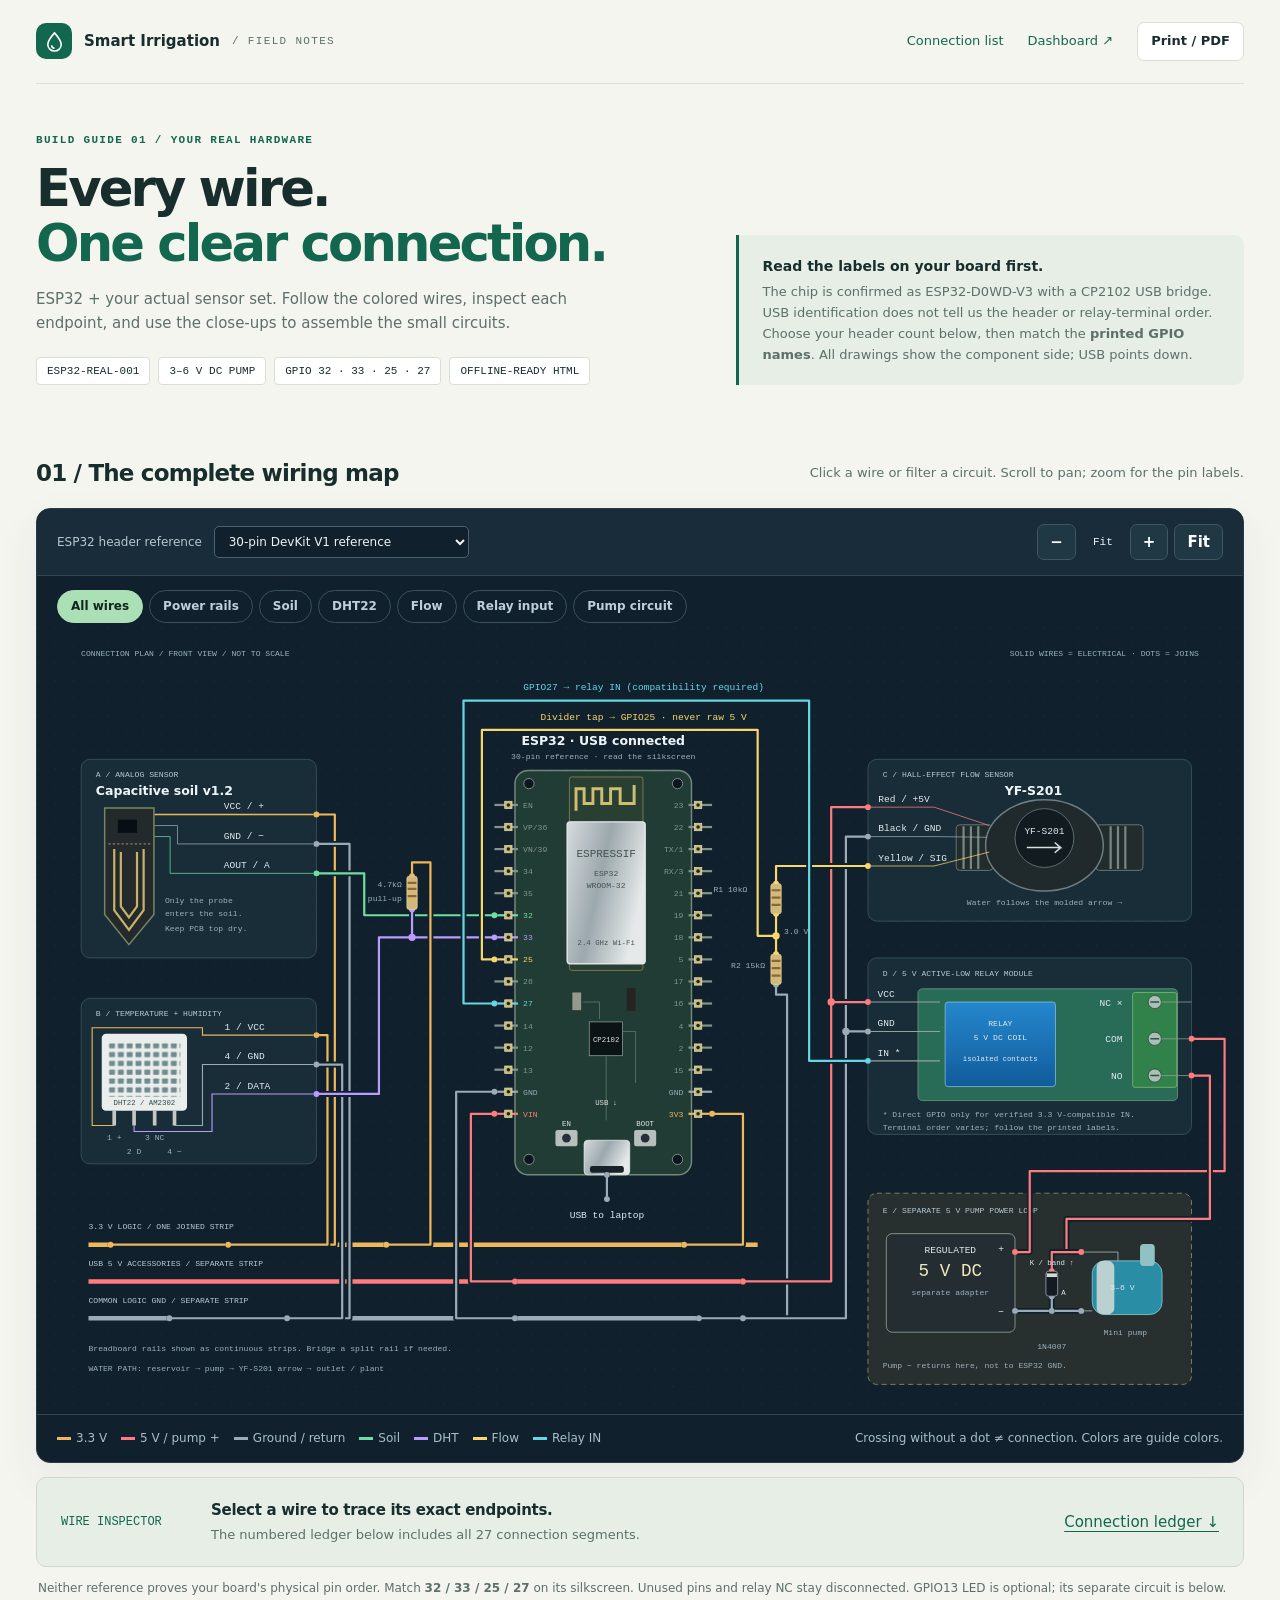
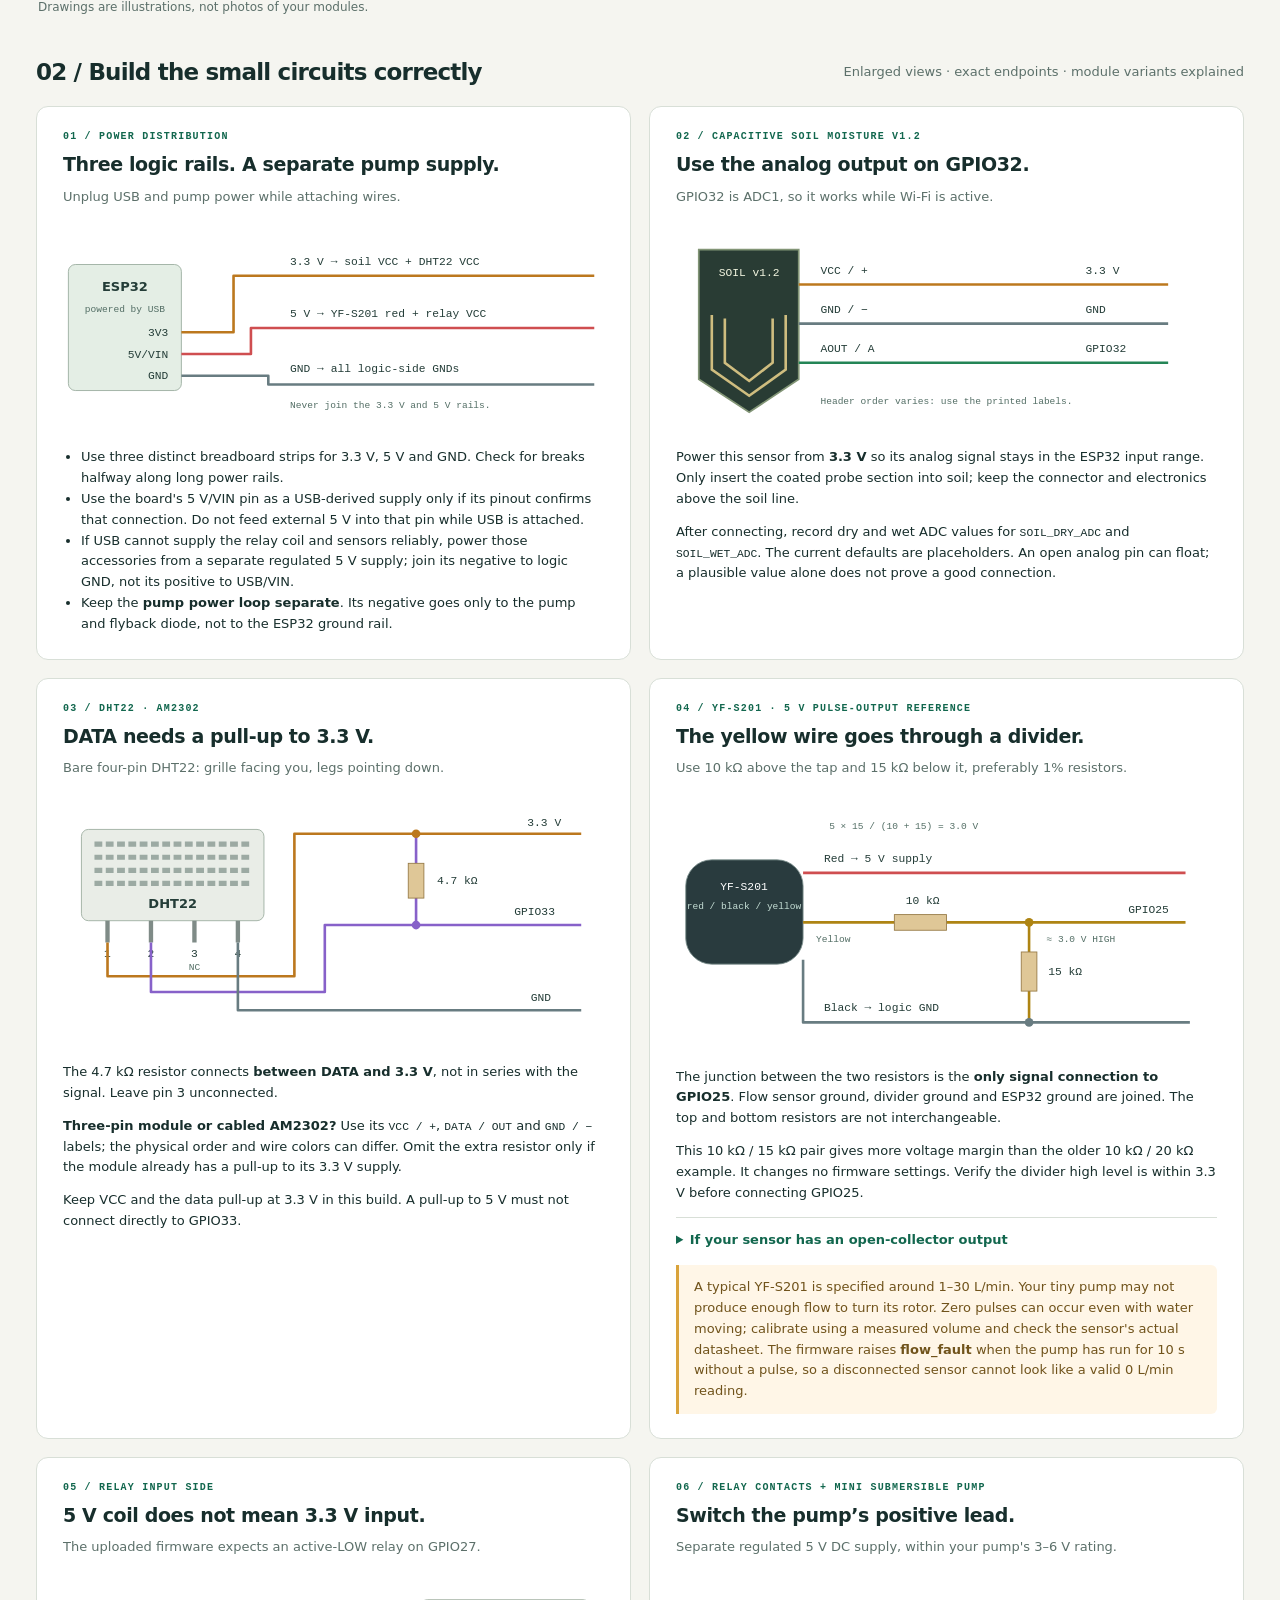
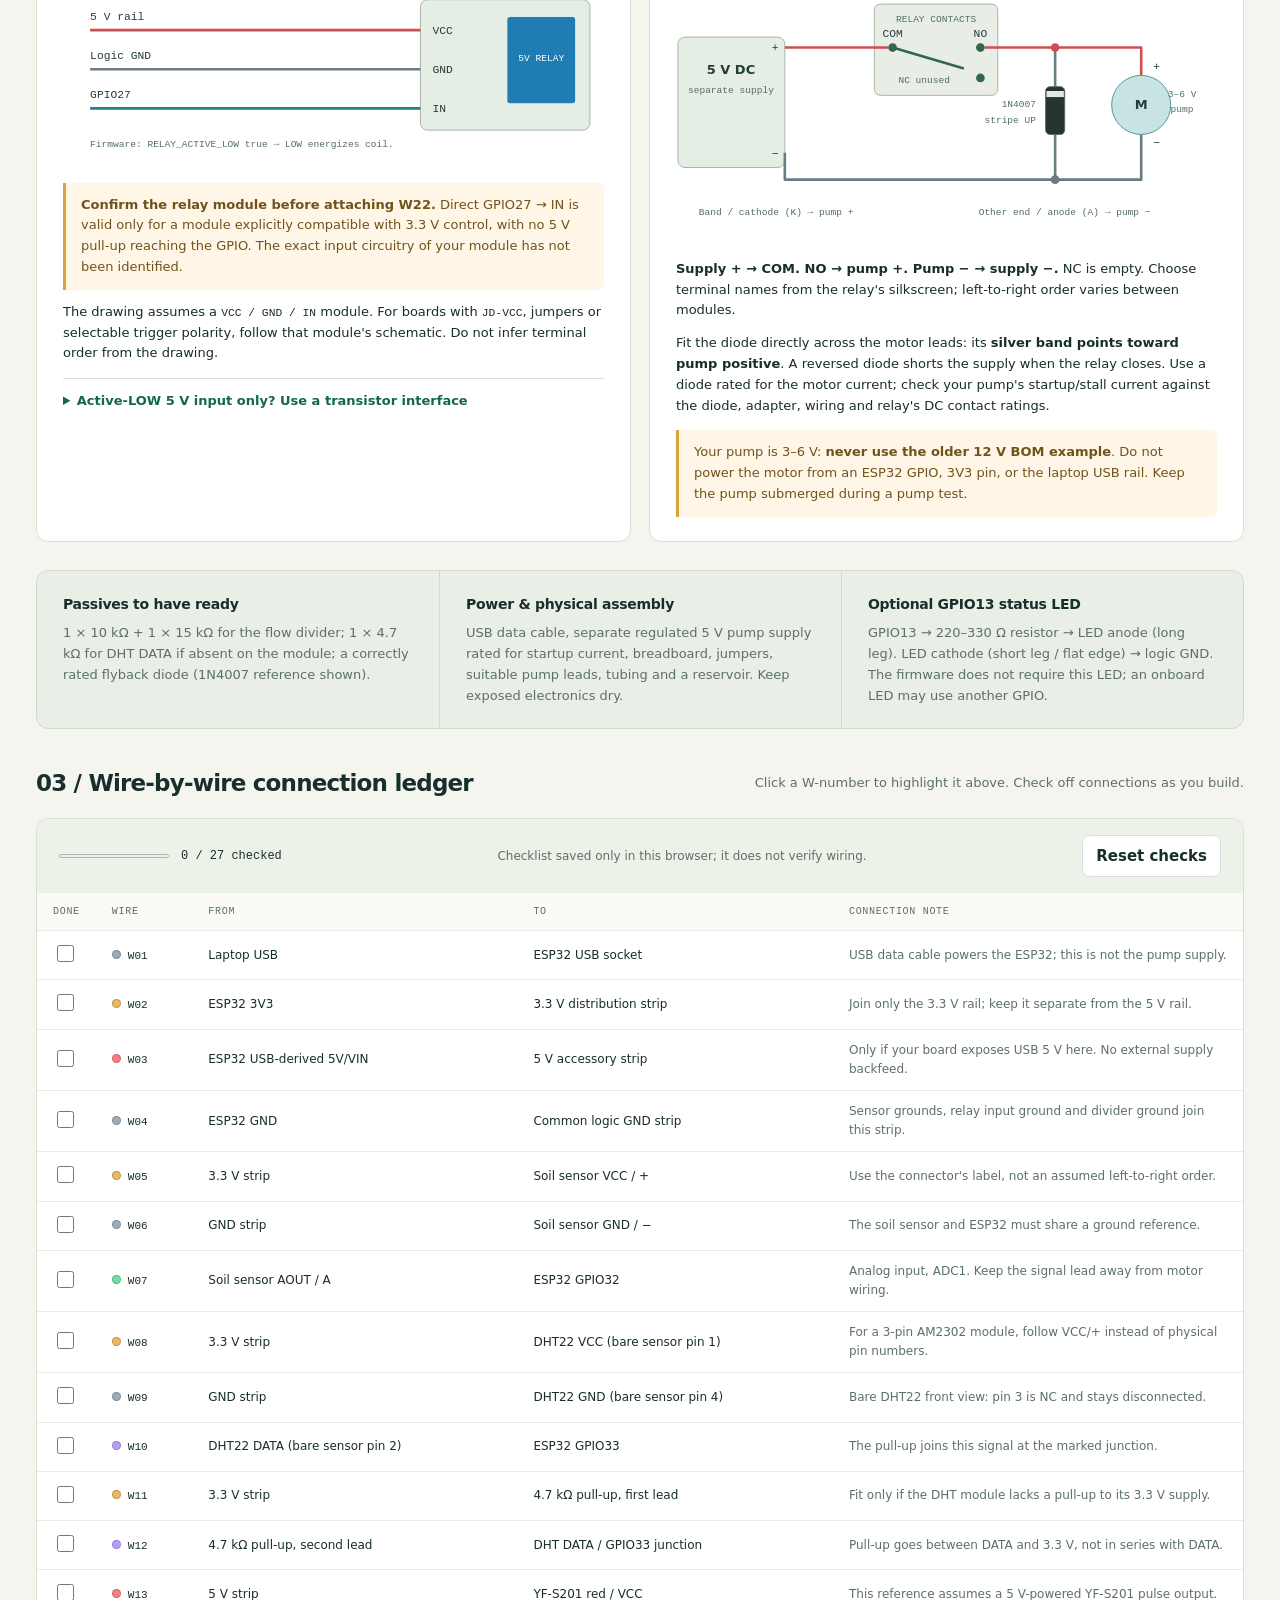
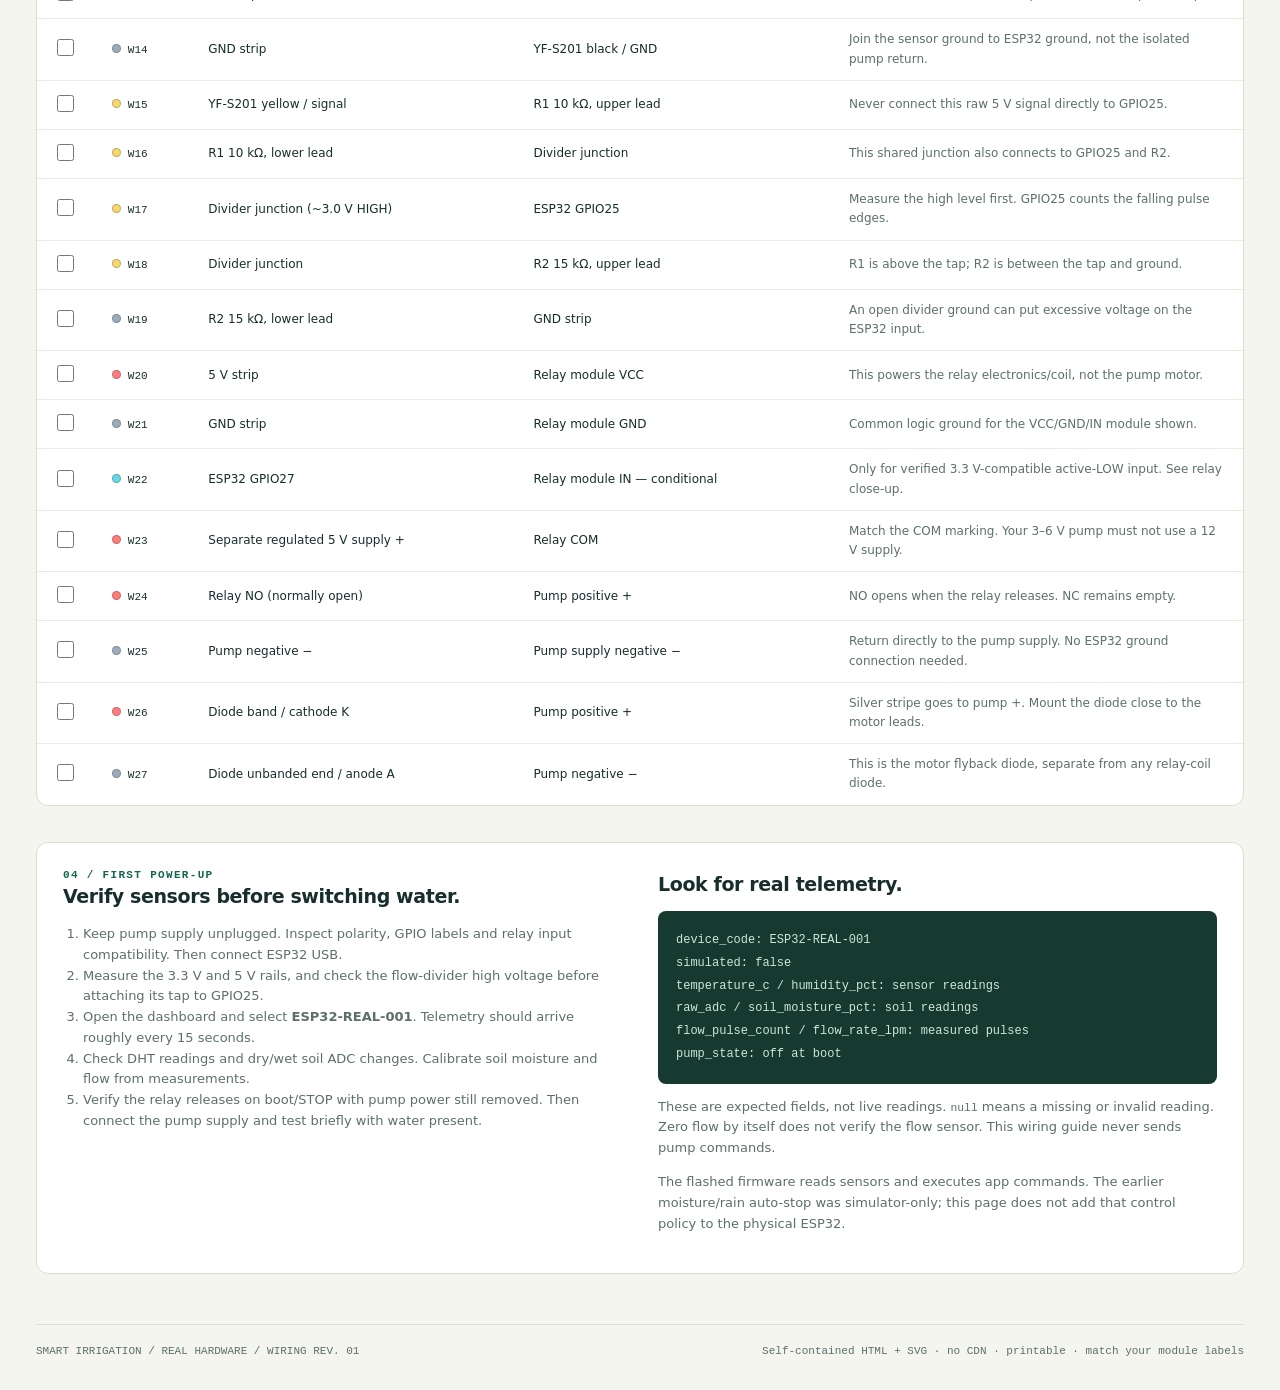
<file: frontend/static/wiring.html>
<!DOCTYPE html>
<html lang="en">
<head>
    <meta charset="UTF-8">
    <meta name="viewport" content="width=device-width, initial-scale=1">
    <meta name="description"
        content="Wire-by-wire ESP32 guide for DHT22, capacitive soil sensor, YF-S201 and a 3–6 V pump.">
    <title>Smart Irrigation · Real hardware wiring guide</title>
    <style>
        :root {
            color-scheme: light;
            --paper: #f5f5f0;
            --ink: #172e2c;
            --muted: #5c706a;
            --line: #d8dfd7;
            --green: #12674e;
            --soft: #e6eee5;
            --mono: ui-monospace, SFMono-Regular, Consolas, monospace;
        }
        * { box-sizing: border-box; }
        html { scroll-behavior: smooth; scroll-padding-top: 20px; }
        body {
            margin: 0;
            background: var(--paper);
            color: var(--ink);
            font: 15px/1.6 system-ui, -apple-system, BlinkMacSystemFont, "Segoe UI", sans-serif;
        }
        button, input, select { font: inherit; }
        button, select, a, input { -webkit-tap-highlight-color: transparent; }
        button, select { cursor: pointer; }
        a { color: var(--green); text-underline-offset: 4px; }
        :focus-visible { outline: 3px solid #d68422; outline-offset: 4px; }
        code { font: .87em var(--mono); }
        button {
            border: 1px solid var(--line);
            background: #fff;
            color: var(--ink);
            border-radius: 7px;
            padding: 8px 13px;
            font-weight: 600;
        }
        button:hover { background: var(--soft); }
        .container { width: min(1660px, calc(100% - 72px)); margin: auto; }
        .masthead {
            display: flex;
            justify-content: space-between;
            align-items: center;
            gap: 20px;
            padding: 22px 0;
            border-bottom: 1px solid var(--line);
        }
        .brand { display: flex; align-items: center; gap: 12px; font-weight: 750; }
        .brand-mark {
            display: grid;
            place-items: center;
            width: 36px;
            height: 36px;
            border-radius: 10px;
            color: white;
            background: var(--green);
        }
        .masthead nav { display: flex; align-items: center; gap: 24px; font-size: 13px; }
        .masthead a { text-decoration: none; }
        .edition, .eyebrow { font: 11px var(--mono); letter-spacing: .12em; }
        .edition { color: var(--muted); }
        .hero {
            display: grid;
            grid-template-columns: 1.25fr 1fr;
            gap: 64px;
            align-items: end;
            padding: 50px 0 34px;
        }
        .eyebrow { color: var(--green); font-weight: 600; text-transform: uppercase; }
        h1 { font-size: clamp(34px, 4vw, 57px); letter-spacing: -.055em; line-height: 1.08; }
        h1 { margin: 15px 0 16px; font-weight: 650; }
        h1 span { color: var(--green); }
        .hero p { color: var(--muted); max-width: 600px; margin: 0; }
        .hero-aside {
            padding: 20px 24px;
            border-left: 3px solid var(--green);
            background: var(--soft);
            border-radius: 0 10px 10px 0;
        }
        .hero-aside strong { display: block; font-size: 14px; margin-bottom: 5px; }
        .hero-aside p { font-size: 13px; }
        .specs { display: flex; flex-wrap: wrap; gap: 8px; margin: 22px 0 0; }
        .specs span {
            font: 11px var(--mono);
            padding: 7px 10px;
            background: white;
            border: 1px solid var(--line);
            border-radius: 4px;
        }
        .section-heading {
            display: flex;
            align-items: center;
            justify-content: space-between;
            flex-wrap: wrap;
            gap: 12px;
            margin: 36px 0 16px;
        }
        h2 { margin: 0; font-size: 23px; letter-spacing: -.035em; }
        .section-heading p { color: var(--muted); margin: 0; font-size: 13px; }
        .sheet {
            border: 1px solid #273c48;
            background: #10212d;
            border-radius: 14px;
            overflow: hidden;
            box-shadow: 0 16px 44px #163b2a10;
        }
        .toolbar {
            display: flex;
            flex-wrap: wrap;
            align-items: center;
            justify-content: space-between;
            gap: 14px;
            padding: 15px 20px;
            background: #182c39;
            border-bottom: 1px solid #324552;
            color: #edf3f6;
        }
        .toolbar label { font-size: 12px; color: #b7c7cf; }
        .toolbar select {
            margin-left: 8px;
            padding: 7px 10px;
            border: 1px solid #4b626f;
            background: #10212d;
            color: #edf3f6;
            border-radius: 5px;
            max-width: 100%;
        }
        .zoom { display: flex; align-items: center; gap: 6px; }
        .zoom button {
            padding: 5px 12px;
            border-color: #415662;
            background: #203744;
            color: white;
            min-width: 36px;
        }
        .zoom button:hover { background: #365564; }
        .zoom output { font: 11px var(--mono); min-width: 42px; text-align: center; }
        .filters { display: flex; gap: 6px; flex-wrap: wrap; padding: 14px 20px 4px; }
        .filters button {
            padding: 6px 13px;
            border: 1px solid #39515f;
            color: #bdd0da;
            background: transparent;
            border-radius: 30px;
            font-size: 12px;
        }
        .filters button[aria-pressed="true"] {
            color: #10261e;
            background: #abdfb6;
            border-color: #abdfb6;
        }
        .drawing-viewport { overflow: auto; max-height: 1000px; }
        #wiring-map { display: block; width: 100%; min-width: 1000px; height: auto; }
        #wiring-map text {
            fill: #e0eaf0;
            font-family: var(--mono);
            font-size: 13px;
        }
        #wiring-map .muted { fill: #9bb0bf; font-size: 11px; }
        #wiring-map .part-title { font: 600 17px system-ui, sans-serif; fill: #eef5f8; }
        #wiring-map .part-number { font-size: 11px; fill: #b5c9d5; }
        #wiring-map .pcb-text { fill: #e1e5df; font-size: 10px; }
        #wiring-map .pin-label { font-size: 11px; }
        #wiring-map .wire-halo {
            fill: none;
            stroke: #10212d;
            stroke-width: 8;
            stroke-linejoin: round;
            stroke-linecap: round;
        }
        #wiring-map .wire-line {
            fill: none;
            stroke-width: 3;
            stroke-linejoin: round;
            stroke-linecap: round;
        }
        #wiring-map .wire-hit { fill: none; stroke: transparent; stroke-width: 16; }
        #wiring-map .wire { cursor: pointer; }
        #wiring-map .wire.dim { opacity: .13; }
        #wiring-map .wire.selected .wire-line { stroke-width: 5; }
        #wiring-map .wire:hover .wire-line, #wiring-map .wire:focus .wire-line {
            stroke-width: 5;
        }
        #wiring-map .wire-badge { opacity: 0; pointer-events: none; }
        #wiring-map .selected .wire-badge,
        #wiring-map .wire:hover .wire-badge,
        #wiring-map .wire:focus .wire-badge { opacity: 1; }
        .sheet-bottom {
            display: flex;
            justify-content: space-between;
            gap: 12px;
            flex-wrap: wrap;
            padding: 14px 20px;
            color: #a8bfca;
            border-top: 1px solid #324552;
            font-size: 12px;
        }
        .legend { display: flex; flex-wrap: wrap; gap: 14px; }
        .legend i {
            display: inline-block;
            width: 14px;
            height: 3px;
            background: var(--wire);
            vertical-align: middle;
            margin-right: 5px;
        }
        .inspector {
            display: grid;
            grid-template-columns: 130px 1fr auto;
            gap: 20px;
            align-items: center;
            padding: 20px 24px;
            background: #e6eee5;
            border: 1px solid #ccdaca;
            border-radius: 10px;
            margin-top: 14px;
        }
        .inspector .tag { color: var(--green); font: 12px var(--mono); }
        .inspector h3 { margin: 0 0 3px; font-size: 15px; }
        .inspector p { margin: 0; color: var(--muted); font-size: 13px; }
        .board-note { font-size: 12px; color: var(--muted); margin: 12px 2px 0; }
        .details-grid { display: grid; grid-template-columns: 1fr 1fr; gap: 18px; }
        .detail-card {
            background: white;
            border: 1px solid var(--line);
            border-radius: 12px;
            overflow: hidden;
            scroll-margin-top: 20px;
        }
        .detail-head { padding: 24px 26px 12px; }
        .detail-head .eyebrow { font-size: 10px; }
        h3 { font-size: 19px; margin: 7px 0; letter-spacing: -.02em; }
        .detail-head p { margin: 0; font-size: 13px; color: var(--muted); }
        .detail-body { padding: 0 26px 24px; font-size: 13px; }
        .detail-body p { margin: 12px 0 0; }
        .detail-body ul { padding-left: 18px; margin: 12px 0 0; }
        .diagram-scroll { overflow-x: auto; padding: 8px 14px; }
        .detail-diagram { display: block; width: 100%; min-width: 500px; height: auto; }
        .detail-diagram text { font: 13px var(--mono); fill: #243d38; }
        .detail-diagram .small { font-size: 11px; fill: #536e65; }
        .detail-diagram .label { font: 650 15px system-ui, sans-serif; }
        .detail-diagram .trace { fill: none; stroke-width: 3; stroke-linejoin: round; }
        .callout {
            background: #fff6e7;
            border-left: 3px solid #d9a33b;
            padding: 12px 15px;
            margin-top: 14px;
            border-radius: 0 6px 6px 0;
            color: #70531b;
        }
        .callout code { color: #594115; }
        details { margin-top: 14px; border-top: 1px solid var(--line); padding-top: 12px; }
        summary { cursor: pointer; color: var(--green); font-weight: 650; }
        .parts {
            display: grid;
            grid-template-columns: repeat(3, 1fr);
            background: #e9eee6;
            border: 1px solid #d2dccd;
            border-radius: 12px;
            margin: 28px 0;
        }
        .parts > div { padding: 22px 26px; }
        .parts > div + div { border-left: 1px solid #d2dccd; }
        .parts h3 { font-size: 14px; margin: 0 0 8px; }
        .parts p { margin: 0; font-size: 13px; color: var(--muted); }
        .ledger {
            border: 1px solid var(--line);
            background: white;
            border-radius: 12px;
            overflow: hidden;
        }
        .ledger-summary {
            display: flex;
            justify-content: space-between;
            align-items: center;
            gap: 10px;
            padding: 16px 22px;
            background: #edf2e9;
        }
        .ledger-summary p { margin: 0; font-size: 12px; color: var(--muted); }
        .progress { display: flex; align-items: center; gap: 12px; flex-wrap: wrap; }
        progress { width: 110px; height: 8px; accent-color: var(--green); }
        #progress-label { font: 12px var(--mono); }
        .table-scroll { overflow-x: auto; }
        table { width: 100%; border-collapse: collapse; min-width: 760px; }
        th {
            font: 10px var(--mono);
            text-align: left;
            letter-spacing: .07em;
            color: var(--muted);
            background: #fafbf7;
            padding: 13px 16px;
            text-transform: uppercase;
        }
        td { border-top: 1px solid #e7ece5; padding: 11px 16px; font-size: 12px; }
        td:first-child { width: 50px; }
        td:last-child { width: 34%; color: var(--muted); }
        tr.selected { background: #eef6e9; }
        tr.completed .wire-id::after { content: " ✓"; color: var(--green); }
        .wire-id { border: 0; padding: 3px 0; font: 11px var(--mono); }
        .wire-id::before {
            content: "";
            display: inline-block;
            width: 7px;
            height: 7px;
            background: var(--wire);
            border-radius: 50%;
            margin-right: 7px;
            border: 1px solid #172e2c40;
        }
        input[type="checkbox"] { width: 17px; height: 17px; accent-color: var(--green); }
        .finish {
            display: grid;
            grid-template-columns: 1fr 1fr;
            gap: 36px;
            margin: 36px 0 50px;
            padding: 26px;
            border: 1px solid var(--line);
            border-radius: 12px;
            background: #fff;
        }
        .finish h3 { margin-top: 0; }
        .finish ol { padding-left: 20px; font-size: 13px; color: var(--muted); }
        .finish pre {
            padding: 18px;
            font: 12px/1.9 var(--mono);
            color: #cce6d9;
            background: #173a30;
            border-radius: 8px;
            white-space: pre-wrap;
            overflow-wrap: anywhere;
        }
        .finish p { font-size: 13px; color: var(--muted); }
        footer {
            display: flex;
            justify-content: space-between;
            flex-wrap: wrap;
            gap: 14px;
            border-top: 1px solid var(--line);
            padding: 20px 0 30px;
            color: var(--muted);
            font: 11px var(--mono);
        }
        .noscript { padding: 20px; background: #fff1ce; }
        @media (max-width: 1000px) {
            .container { width: calc(100% - 36px); }
            .hero { gap: 28px; }
            .details-grid { grid-template-columns: 1fr; }
            .parts > div { padding: 18px; }
        }
        @media (max-width: 640px) {
            .container { width: calc(100% - 24px); }
            .masthead { padding: 16px 0; }
            .masthead nav { gap: 14px; }
            .edition, .masthead .desktop-link { display: none; }
            .brand { font-size: 13px; }
            .hero { grid-template-columns: 1fr; padding: 30px 0 20px; gap: 20px; }
            .hero-aside { padding: 16px; }
            .toolbar { padding: 12px; }
            .toolbar select { display: block; margin: 5px 0 0; }
            .filters { padding: 12px; }
            .inspector { grid-template-columns: 1fr; gap: 8px; padding: 16px; }
            .inspector a { font-size: 13px; }
            .parts { grid-template-columns: 1fr; }
            .parts > div + div { border-left: 0; border-top: 1px solid #d2dccd; }
            .finish { grid-template-columns: 1fr; padding: 20px; gap: 16px; }
            .detail-head { padding: 20px 20px 10px; }
            .detail-body { padding: 0 20px 20px; }
            .section-heading h2 { font-size: 21px; }
            .ledger-summary { padding: 14px; flex-wrap: wrap; }
        }
        @media (prefers-reduced-motion: reduce) {
            html { scroll-behavior: auto; }
        }
        @page { size: A3 landscape; margin: 13mm; }
        @media print {
            body { background: white; font-size: 11px; print-color-adjust: exact; }
            .container { width: 100%; }
            .masthead nav, .toolbar, .filters, .zoom, .inspector,
            #reset-checks, .ledger-summary p, .board-note { display: none; }
            .masthead { padding: 0 0 8px; }
            .hero { padding: 16px 0; gap: 24px; }
            h1 { font-size: 32px; }
            .hero .specs { margin-top: 10px; }
            .sheet { break-after: page; }
            .drawing-viewport { overflow: visible; max-height: none; }
            #wiring-map { width: 100% !important; min-width: 0; max-height: 205mm; }
            #wiring-map .wire.dim { opacity: 1; }
            #wiring-map .wire-badge { opacity: 0; }
            .detail-card, .parts, .finish { break-inside: avoid; }
            .details-grid { grid-template-columns: 1fr 1fr; }
            .detail-diagram { min-width: 0; }
            .table-scroll { overflow: visible; }
            table { min-width: 0; }
            .ledger { overflow: visible; break-before: page; }
            tr { break-inside: avoid; }
            td { padding: 7px 12px; }
            .section-heading { margin: 16px 0 10px; }
            .wire-id { color: var(--ink); }
            .finish { margin: 20px 0; }
        }
    </style>
</head>
<body>
    <div class="container">
        <header class="masthead">
            <div class="brand">
                <span class="brand-mark" aria-hidden="true">
                    <svg width="23" height="23" viewBox="0 0 24 24" fill="none">
                        <path d="M12 3S5 11 5 15a7 7 0 0 0 14 0c0-4-7-12-7-12Z"
                            stroke="currentColor" stroke-width="1.6"/>
                        <path d="M9 16c0 2 1 3 3 3" stroke="currentColor" stroke-width="1.6"/>
                    </svg>
                </span>
                Smart Irrigation <span class="edition">/ FIELD NOTES</span>
            </div>
            <nav aria-label="Guide navigation">
                <a href="#connections" class="desktop-link">Connection list</a>
                <a id="dashboard-link" href="http://127.0.0.1:8000/#devices">Dashboard ↗</a>
                <button id="print-guide" type="button">Print / PDF</button>
            </nav>
        </header>
        <main>
            <section class="hero" aria-labelledby="title">
                <div>
                    <div class="eyebrow">Build guide 01 / Your real hardware</div>
                    <h1>Every wire.<br><span>One clear connection.</span></h1>
                    <p>ESP32 + your actual sensor set. Follow the colored wires, inspect each
                        endpoint, and use the close-ups to assemble the small circuits.</p>
                    <div class="specs">
                        <span>ESP32-REAL-001</span><span>3–6 V DC PUMP</span>
                        <span>GPIO 32 · 33 · 25 · 27</span><span>OFFLINE-READY HTML</span>
                    </div>
                </div>
                <aside class="hero-aside">
                    <strong>Read the labels on your board first.</strong>
                    <p>The chip is confirmed as ESP32-D0WD-V3 with a CP2102 USB bridge.
                        USB identification does not tell us the header or relay-terminal order.
                        Choose your header count below, then match the <b>printed GPIO names</b>.
                        All drawings show the component side; USB points down.</p>
                </aside>
            </section>

            <div class="section-heading">
                <h2>01 / The complete wiring map</h2>
                <p>Click a wire or filter a circuit. Scroll to pan; zoom for the pin labels.</p>
            </div>
            <noscript>
                <p class="noscript">Enable JavaScript for the interactive map and connection ledger.
                    All enlarged wiring diagrams and instructions below remain readable.</p>
            </noscript>
            <section class="sheet" aria-label="Interactive wiring map">
                <div class="toolbar">
                    <label for="board-layout">ESP32 header reference
                        <select id="board-layout">
                            <option value="30">30-pin DevKit V1 reference</option>
                            <option value="38">38-pin DevKitC / WROOM reference</option>
                        </select>
                    </label>
                    <div class="zoom" aria-label="Diagram zoom">
                        <button id="zoom-out" type="button" aria-label="Zoom out">−</button>
                        <output id="zoom-value">Fit</output>
                        <button id="zoom-in" type="button" aria-label="Zoom in">+</button>
                        <button id="zoom-fit" type="button">Fit</button>
                    </div>
                </div>
                <div class="filters" role="group" aria-label="Highlight a circuit">
                    <button type="button" data-filter="all" aria-pressed="true">All wires</button>
                    <button type="button" data-filter="power" aria-pressed="false">Power rails</button>
                    <button type="button" data-filter="soil" aria-pressed="false">Soil</button>
                    <button type="button" data-filter="dht" aria-pressed="false">DHT22</button>
                    <button type="button" data-filter="flow" aria-pressed="false">Flow</button>
                    <button type="button" data-filter="relay" aria-pressed="false">Relay input</button>
                    <button type="button" data-filter="pump" aria-pressed="false">Pump circuit</button>
                </div>
                <div class="drawing-viewport" tabindex="0" aria-label="Scrollable wiring diagram">
                    <svg id="wiring-map" viewBox="0 0 1640 1070"
                        xmlns="http://www.w3.org/2000/svg" aria-labelledby="map-title map-description">
                        <title id="map-title">Real ESP32 irrigation hardware: every electrical connection</title>
                        <desc id="map-description">USB powers the ESP32. GPIO32 reads soil,
                            GPIO33 reads DHT22, GPIO25 reads level-shifted flow pulses,
                            GPIO27 drives a compatible active-low relay. Isolated relay contacts
                            switch a separate 5 volt pump supply. The numbered connection table
                            below describes each individual wire.</desc>
                        <defs>
                            <pattern id="grid" width="24" height="24" patternUnits="userSpaceOnUse">
                                <circle cx="1" cy="1" r=".8" fill="#537080" opacity=".22"/>
                            </pattern>
                            <linearGradient id="shield" x1="0" y1="0" x2="1" y2=".4">
                                <stop stop-color="#d5dadd"/><stop offset=".5" stop-color="#9ca8ad"/>
                                <stop offset="1" stop-color="#e5e9e9"/>
                            </linearGradient>
                            <linearGradient id="relay-blue" x1="0" y1="0" x2="0" y2="1">
                                <stop stop-color="#2587cd"/><stop offset="1" stop-color="#115c9b"/>
                            </linearGradient>
                            <pattern id="grille" width="12" height="12" patternUnits="userSpaceOnUse">
                                <rect width="12" height="12" fill="#e9eeec"/>
                                <rect x="2" y="2" width="8" height="7" rx="1" fill="#718a8e"/>
                            </pattern>
                        </defs>
                        <rect width="1640" height="1070" fill="url(#grid)"/>
                        <text x="60" y="40" class="muted">CONNECTION PLAN / FRONT VIEW / NOT TO SCALE</text>
                        <text x="1580" y="40" text-anchor="end" class="muted">
                            SOLID WIRES = ELECTRICAL · DOTS = JOINS
                        </text>

                        <!-- Physical component illustrations. Port order is labeled explicitly. -->
                        <g id="soil-component">
                            <rect x="60" y="180" width="320" height="270" rx="12"
                                fill="#182d38" stroke="#3f5b61"/>
                            <text x="80" y="204" class="part-number">A / ANALOG SENSOR</text>
                            <text x="80" y="228" class="part-title">Capacitive soil v1.2</text>
                            <path d="M92 246H159V391L125 432L92 391Z"
                                fill="#242a2b" stroke="#77885f" stroke-width="2"/>
                            <path d="M105 302V385L125 412L145 385V302M114 306V380L125 395
                                L136 380V306" fill="none" stroke="#c4b36b" stroke-width="3"/>
                            <rect x="110" y="262" width="26" height="18" fill="#080f14"/>
                            <path d="M97 295H154" stroke="#d2c28a" stroke-dasharray="3 3"/>
                            <text x="174" y="376" class="muted">Only the probe</text>
                            <text x="174" y="393" class="muted">enters the soil.</text>
                            <text x="174" y="413" class="muted">Keep PCB top dry.</text>
                            <path d="M160 255H380" stroke="#efb75b" stroke-width="2"/>
                            <path d="M160 270H191V295H380" stroke="#9cabb7" fill="none"/>
                            <path d="M160 285H181V335H380" stroke="#6de0a1" fill="none"/>
                            <text x="254" y="248">VCC / +</text>
                            <text x="254" y="288">GND / −</text>
                            <text x="254" y="328">AOUT / A</text>
                        </g>
                        <g id="dht-component">
                            <rect x="60" y="505" width="320" height="225" rx="12"
                                fill="#182d38" stroke="#3f5b61"/>
                            <text x="80" y="529" class="part-number">B / TEMPERATURE + HUMIDITY</text>
                            <rect x="88" y="553" width="116" height="105" rx="6" fill="#e9eeec"/>
                            <rect x="97" y="566" width="98" height="73" fill="url(#grille)"/>
                            <text x="146" y="650" text-anchor="middle" fill="#314844"
                                style="fill:#314844;font-size:10px">DHT22 / AM2302</text>
                            <path d="M105 658V678M132 658V678M160 658V678M187 658V678"
                                stroke="#c5c7c3" stroke-width="5"/>
                            <text x="105" y="698" text-anchor="middle" class="muted">1 +</text>
                            <text x="132" y="717" text-anchor="middle" class="muted">2 D</text>
                            <text x="160" y="698" text-anchor="middle" class="muted">3 NC</text>
                            <text x="187" y="717" text-anchor="middle" class="muted">4 −</text>
                            <path d="M105 678H75V545H225V555H380"
                                fill="none" stroke="#efb75b" stroke-width="1.5"/>
                            <path d="M187 678H225V595H380"
                                fill="none" stroke="#9cabb7" stroke-width="1.5"/>
                            <path d="M132 678V686H238V635H380"
                                fill="none" stroke="#bc9bff" stroke-width="1.5"/>
                            <text x="255" y="548">1 / VCC</text>
                            <text x="255" y="588">4 / GND</text>
                            <text x="255" y="628">2 / DATA</text>
                        </g>
                        <g id="board-body">
                            <text x="770" y="161" text-anchor="middle" class="part-title">
                                ESP32 · USB connected
                            </text>
                            <text x="770" y="180" text-anchor="middle" class="muted"
                                id="board-subtitle">30-pin reference · read the silkscreen</text>
                            <rect x="650" y="195" width="240" height="550" rx="18"
                                fill="#203c35" stroke="#728a76" stroke-width="2"/>
                            <circle cx="669" cy="213" r="7" fill="#0b1720" stroke="#a4ad95"/>
                            <circle cx="871" cy="213" r="7" fill="#0b1720" stroke="#a4ad95"/>
                            <circle cx="669" cy="724" r="7" fill="#0b1720" stroke="#a4ad95"/>
                            <circle cx="871" cy="724" r="7" fill="#0b1720" stroke="#a4ad95"/>
                            <rect x="724" y="204" width="100" height="263" rx="3"
                                fill="#283f31" stroke="#958c59"/>
                            <path d="M733 250V220H744V240H756V220H768V240H780V220H793
                                V240H812V215" fill="none" stroke="#cfbd72" stroke-width="4"/>
                            <rect x="721" y="265" width="106" height="193" rx="4"
                                fill="url(#shield)" stroke="#e0e6e5" stroke-width="2"/>
                            <text x="774" y="313" text-anchor="middle"
                                style="fill:#42534f;font-size:15px">ESPRESSIF</text>
                            <text x="774" y="338" text-anchor="middle"
                                style="fill:#42534f;font-size:11px">ESP32</text>
                            <text x="774" y="355" text-anchor="middle"
                                style="fill:#42534f;font-size:11px">WROOM-32</text>
                            <text x="774" y="432" text-anchor="middle"
                                style="fill:#42534f;font-size:10px">2.4 GHz Wi-Fi</text>
                            <rect x="751" y="537" width="45" height="46" fill="#0b1315"
                                stroke="#91a298"/>
                            <text x="774" y="564" text-anchor="middle" class="pcb-text">CP2102</text>
                            <rect x="728" y="497" width="12" height="24" fill="#99998b"/>
                            <rect x="802" y="491" width="12" height="31" fill="#252420"/>
                            <path d="M743 510H765V533M797 550H814V620M774 584V671"
                                stroke="#61826d" fill="none"/>
                            <rect x="705" y="684" width="30" height="22" rx="3" fill="#b7bfbd"/>
                            <circle cx="720" cy="695" r="6" fill="#253138"/>
                            <rect x="812" y="684" width="30" height="22" rx="3" fill="#b7bfbd"/>
                            <circle cx="827" cy="695" r="6" fill="#253138"/>
                            <text x="720" y="679" text-anchor="middle" class="pcb-text">EN</text>
                            <text x="827" y="679" text-anchor="middle" class="pcb-text">BOOT</text>
                            <rect x="744" y="698" width="62" height="47" rx="5"
                                fill="url(#shield)" stroke="#eef3f1"/>
                            <rect x="752" y="733" width="46" height="9" rx="3" fill="#172329"/>
                            <text x="774" y="650" text-anchor="middle" class="pcb-text">USB ↓</text>
                        </g>
                        <g id="board-pins"></g>
                        <g id="flow-component">
                            <rect x="1130" y="180" width="440" height="220" rx="12"
                                fill="#182d38" stroke="#3f5b61"/>
                            <text x="1150" y="204" class="part-number">C / HALL-EFFECT FLOW SENSOR</text>
                            <text x="1355" y="228" text-anchor="middle" class="part-title">YF-S201</text>
                            <rect x="1250" y="269" width="50" height="62" rx="5"
                                fill="#222c2d" stroke="#7d8f8c"/>
                            <rect x="1440" y="269" width="64" height="62" rx="5"
                                fill="#222c2d" stroke="#7d8f8c"/>
                            <path d="M1260 271V329M1270 271V329M1280 271V329M1460 271V329
                                M1470 271V329M1480 271V329" stroke="#778883" stroke-width="3"/>
                            <ellipse cx="1370" cy="297" rx="80" ry="62"
                                fill="#20292c" stroke="#6c7e83" stroke-width="2"/>
                            <circle cx="1370" cy="287" r="40" fill="#111b20" stroke="#71878b"/>
                            <text x="1370" y="282" text-anchor="middle">YF-S201</text>
                            <path d="M1346 300H1392L1384 293M1392 300L1384 307"
                                stroke="#d6e1de" fill="none" stroke-width="2"/>
                            <text x="1370" y="378" text-anchor="middle" class="muted">
                                Water follows the molded arrow →
                            </text>
                            <path d="M1130 245H1220L1295 270" stroke="#ff7c7e" fill="none"/>
                            <path d="M1130 285H1220L1292 286" stroke="#9cabb7" fill="none"/>
                            <path d="M1130 325H1220L1295 306" stroke="#f7d66b" fill="none"/>
                            <text x="1144" y="238">Red / +5V</text>
                            <text x="1144" y="278">Black / GND</text>
                            <text x="1144" y="318">Yellow / SIG</text>
                        </g>
                        <g id="relay-component">
                            <rect x="1130" y="450" width="440" height="240" rx="12"
                                fill="#182d38" stroke="#3f5b61"/>
                            <text x="1150" y="474" class="part-number">D / 5 V ACTIVE-LOW RELAY MODULE</text>
                            <rect x="1198" y="492" width="353" height="152" rx="6"
                                fill="#286c58" stroke="#749e7a"/>
                            <rect x="1235" y="510" width="150" height="115" rx="4"
                                fill="url(#relay-blue)" stroke="#8dc2e1"/>
                            <text x="1310" y="542" text-anchor="middle"
                                style="font-size:11px">RELAY</text>
                            <text x="1310" y="562" text-anchor="middle"
                                style="font-size:11px">5 V DC COIL</text>
                            <text x="1310" y="590" text-anchor="middle"
                                style="font-size:10px">isolated contacts</text>
                            <path d="M1130 510H1228M1130 550H1228M1130 590H1228"
                                stroke="#91a49b" stroke-width="1.5"/>
                            <text x="1143" y="503">VCC</text>
                            <text x="1143" y="543">GND</text>
                            <text x="1143" y="583">IN *</text>
                            <rect x="1490" y="497" width="60" height="129" rx="3"
                                fill="#31824a" stroke="#88bc81"/>
                            <circle cx="1520" cy="510" r="9" fill="#aabfb7" stroke="#263e37"/>
                            <circle cx="1520" cy="560" r="9" fill="#aabfb7" stroke="#263e37"/>
                            <circle cx="1520" cy="610" r="9" fill="#aabfb7" stroke="#263e37"/>
                            <path d="M1514 510H1526M1514 560H1526M1514 610H1526"
                                stroke="#344d42" stroke-width="2"/>
                            <path d="M1529 510H1570M1529 560H1570M1529 610H1570"
                                stroke="#91a49b"/>
                            <text x="1476" y="515" text-anchor="end">NC ×</text>
                            <text x="1476" y="565" text-anchor="end">COM</text>
                            <text x="1476" y="615" text-anchor="end">NO</text>
                            <text x="1150" y="667" class="muted">
                                * Direct GPIO only for verified 3.3 V-compatible IN.
                            </text>
                            <text x="1150" y="684" class="muted">
                                Terminal order varies; follow the printed labels.
                            </text>
                        </g>
                        <g id="pump-domain">
                            <rect x="1130" y="770" width="440" height="260" rx="12"
                                fill="#27302e" stroke="#a69667" stroke-dasharray="7 5"/>
                            <text x="1150" y="797" class="part-number">
                                E / SEPARATE 5 V PUMP POWER LOOP
                            </text>
                            <rect x="1155" y="825" width="175" height="134" rx="8"
                                fill="#242d32" stroke="#a5afa5"/>
                            <text x="1242" y="851" text-anchor="middle">REGULATED</text>
                            <text x="1242" y="883" text-anchor="middle"
                                style="font-size:24px;fill:#efe5be">5 V DC</text>
                            <text x="1242" y="909" text-anchor="middle" class="muted">
                                separate adapter
                            </text>
                            <text x="1315" y="850" text-anchor="end">+</text>
                            <text x="1315" y="935" text-anchor="end">−</text>
                            <rect x="1435" y="862" width="95" height="73" rx="17"
                                fill="#298da5" stroke="#98d3db"/>
                            <rect x="1441" y="862" width="24" height="73" rx="9"
                                fill="#bad1cf"/>
                            <rect x="1500" y="839" width="20" height="30" rx="5"
                                fill="#91c2c3"/>
                            <path d="M1420 850H1470V862M1420 930H1435" fill="none"
                                stroke="#b7c8c6"/>
                            <text x="1476" y="902" text-anchor="middle"
                                style="font-size:11px">3–6 V</text>
                            <text x="1480" y="963" text-anchor="middle" class="muted">Mini pump</text>
                            <text x="1150" y="1007" class="muted">
                                Pump − returns here, not to ESP32 GND.
                            </text>
                        </g>
                        <g id="rails">
                            <text x="70" y="819" class="part-number">3.3 V LOGIC / ONE JOINED STRIP</text>
                            <path d="M70 840H980" stroke="#efb75b" stroke-width="6"/>
                            <text x="70" y="869" class="part-number">USB 5 V ACCESSORIES / SEPARATE STRIP</text>
                            <path d="M70 890H980" stroke="#ff7c7e" stroke-width="6"/>
                            <text x="70" y="919" class="part-number">COMMON LOGIC GND / SEPARATE STRIP</text>
                            <path d="M70 940H980" stroke="#9cabb7" stroke-width="6"/>
                            <text x="70" y="984" class="muted">
                                Breadboard rails shown as continuous strips. Bridge a split rail if needed.
                            </text>
                            <text x="70" y="1012" class="muted">
                                WATER PATH: reservoir → pump → YF-S201 arrow → outlet / plant
                            </text>
                        </g>
                        <g id="wires"></g>
                        <g id="passives">
                            <rect x="503" y="339" width="14" height="45" rx="3"
                                fill="#d2b87a" stroke="#ebd5a0"/>
                            <path d="M504 348H516M504 356H516M504 366H516"
                                stroke="#8c6731" stroke-width="3"/>
                            <text x="496" y="354" text-anchor="end" class="muted">4.7kΩ</text>
                            <text x="496" y="372" text-anchor="end" class="muted">pull-up</text>
                            <rect x="998" y="349" width="14" height="41" rx="3"
                                fill="#d2b87a" stroke="#ebd5a0"/>
                            <path d="M999 358H1011M999 368H1011M999 378H1011"
                                stroke="#8c6731" stroke-width="3"/>
                            <text x="966" y="360" text-anchor="end" class="muted">R1 10kΩ</text>
                            <rect x="998" y="445" width="14" height="41" rx="3"
                                fill="#d2b87a" stroke="#ebd5a0"/>
                            <path d="M999 454H1011M999 464H1011M999 474H1011"
                                stroke="#8c6731" stroke-width="3"/>
                            <text x="990" y="464" text-anchor="end" class="muted">R2 15kΩ</text>
                            <circle cx="1005" cy="420" r="5" fill="#f7d66b"/>
                            <text x="1016" y="418" class="muted">3.0 V</text>
                            <circle cx="510" cy="422" r="5" fill="#bc9bff" id="pullup-join"/>
                            <rect x="1372" y="876" width="16" height="34" rx="4"
                                fill="#131a21" stroke="#a8b6ba"/>
                            <rect x="1373" y="879" width="14" height="5" fill="#d2d9d6"/>
                            <text x="1380" y="868" text-anchor="middle"
                                style="font-size:10px">K / band ↑</text>
                            <text x="1393" y="908" style="font-size:10px">A</text>
                            <text x="1380" y="982" text-anchor="middle" class="muted">1N4007</text>
                        </g>
                        <g id="fixed-labels">
                            <text x="825" y="85" text-anchor="middle"
                                style="fill:#65d6e2">GPIO27 → relay IN (compatibility required)</text>
                            <text x="825" y="126" text-anchor="middle"
                                style="fill:#f7d66b">Divider tap → GPIO25 · never raw 5 V</text>
                            <text x="775" y="804" text-anchor="middle">USB to laptop</text>
                        </g>
                    </svg>
                </div>
                <div class="sheet-bottom">
                    <div class="legend">
                        <span><i style="--wire:#efb75b"></i>3.3 V</span>
                        <span><i style="--wire:#ff7c7e"></i>5 V / pump +</span>
                        <span><i style="--wire:#9cabb7"></i>Ground / return</span>
                        <span><i style="--wire:#6de0a1"></i>Soil</span>
                        <span><i style="--wire:#bc9bff"></i>DHT</span>
                        <span><i style="--wire:#f7d66b"></i>Flow</span>
                        <span><i style="--wire:#65d6e2"></i>Relay IN</span>
                    </div>
                    <span>Crossing without a dot ≠ connection. Colors are guide colors.</span>
                </div>
            </section>
            <aside class="inspector" aria-live="polite" aria-atomic="true">
                <div class="tag" id="inspect-id">WIRE INSPECTOR</div>
                <div>
                    <h3 id="inspect-title">Select a wire to trace its exact endpoints.</h3>
                    <p id="inspect-note">The numbered ledger below includes all 27 connection segments.</p>
                </div>
                <a id="inspect-link" href="#connections">Connection ledger ↓</a>
            </aside>
            <p class="board-note">
                Neither reference proves your board's physical pin order. Match <b>32 / 33 / 25 / 27</b>
                on its silkscreen. Unused pins and relay NC stay disconnected. GPIO13 LED is optional;
                its separate circuit is below. Drawings are illustrations, not photos of your modules.
            </p>

            <div class="section-heading">
                <h2>02 / Build the small circuits correctly</h2>
                <p>Enlarged views · exact endpoints · module variants explained</p>
            </div>
            <div class="details-grid">
                <article class="detail-card" id="power-detail">
                    <div class="detail-head">
                        <div class="eyebrow">01 / Power distribution</div>
                        <h3>Three logic rails. A separate pump supply.</h3>
                        <p>Unplug USB and pump power while attaching wires.</p>
                    </div>
                    <div class="diagram-scroll">
                        <svg class="detail-diagram" viewBox="0 0 650 230" role="img"
                            aria-label="USB to ESP32. 3.3 volt rail powers soil and DHT. 5 volt rail powers flow and relay. Common ground joins logic components.">
                            <rect x="20" y="42" width="130" height="145" rx="8"
                                fill="#e4eee5" stroke="#9aac9f"/>
                            <text x="85" y="73" text-anchor="middle" class="label">ESP32</text>
                            <text x="85" y="97" text-anchor="middle" class="small">powered by USB</text>
                            <text x="135" y="124" text-anchor="end">3V3</text>
                            <text x="135" y="149" text-anchor="end">5V/VIN</text>
                            <text x="135" y="174" text-anchor="end">GND</text>
                            <path d="M150 120H210V55H625" class="trace" stroke="#bc781e"/>
                            <path d="M150 145H230V115H625" class="trace" stroke="#cf4e50"/>
                            <path d="M150 170H250V180H625" class="trace" stroke="#687c81"/>
                            <text x="275" y="42">3.3 V → soil VCC + DHT22 VCC</text>
                            <text x="275" y="102">5 V → YF-S201 red + relay VCC</text>
                            <text x="275" y="166">GND → all logic-side GNDs</text>
                            <text x="275" y="207" class="small">Never join the 3.3 V and 5 V rails.</text>
                        </svg>
                    </div>
                    <div class="detail-body">
                        <ul>
                            <li>Use three distinct breadboard strips for 3.3 V, 5 V and GND.
                                Check for breaks halfway along long power rails.</li>
                            <li>Use the board's 5 V/VIN pin as a USB-derived supply only if its
                                pinout confirms that connection. Do not feed external 5 V into
                                that pin while USB is attached.</li>
                            <li>If USB cannot supply the relay coil and sensors reliably, power
                                those accessories from a separate regulated 5 V supply;
                                join its negative to logic GND, not its positive to USB/VIN.</li>
                            <li>Keep the <b>pump power loop separate</b>. Its negative goes only
                                to the pump and flyback diode, not to the ESP32 ground rail.</li>
                        </ul>
                    </div>
                </article>

                <article class="detail-card" id="soil-detail">
                    <div class="detail-head">
                        <div class="eyebrow">02 / Capacitive soil moisture v1.2</div>
                        <h3>Use the analog output on GPIO32.</h3>
                        <p>GPIO32 is ADC1, so it works while Wi-Fi is active.</p>
                    </div>
                    <div class="diagram-scroll">
                        <svg class="detail-diagram" viewBox="0 0 650 230" role="img"
                            aria-label="Soil sensor VCC to 3.3V, GND to logic ground and AOUT to GPIO32.">
                            <path d="M40 25H155V174L98 212L40 174Z"
                                fill="#293c34" stroke="#829576" stroke-width="2"/>
                            <path d="M55 100V163L98 193L140 163V100M70 104V155L98 176
                                L125 155V104" stroke="#cfbd7f" fill="none" stroke-width="3"/>
                            <text x="98" y="55" text-anchor="middle"
                                style="fill:#f1f4df">SOIL v1.2</text>
                            <path d="M155 65H580" class="trace" stroke="#bc781e"/>
                            <path d="M155 110H580" class="trace" stroke="#687c81"/>
                            <path d="M155 155H580" class="trace" stroke="#248556"/>
                            <text x="180" y="53">VCC / +</text><text x="485" y="53">3.3 V</text>
                            <text x="180" y="98">GND / −</text><text x="485" y="98">GND</text>
                            <text x="180" y="143">AOUT / A</text><text x="485" y="143">GPIO32</text>
                            <text x="180" y="203" class="small">Header order varies: use the printed labels.</text>
                        </svg>
                    </div>
                    <div class="detail-body">
                        <p>Power this sensor from <b>3.3 V</b> so its analog signal stays in
                            the ESP32 input range. Only insert the coated probe section into soil;
                            keep the connector and electronics above the soil line.</p>
                        <p>After connecting, record dry and wet ADC values for <code>SOIL_DRY_ADC</code>
                            and <code>SOIL_WET_ADC</code>. The current defaults are placeholders.
                            An open analog pin can float; a plausible value alone does not prove
                            a good connection.</p>
                    </div>
                </article>

                <article class="detail-card" id="dht-detail">
                    <div class="detail-head">
                        <div class="eyebrow">03 / DHT22 · AM2302</div>
                        <h3>DATA needs a pull-up to 3.3 V.</h3>
                        <p>Bare four-pin DHT22: grille facing you, legs pointing down.</p>
                    </div>
                    <div class="diagram-scroll">
                        <svg class="detail-diagram" viewBox="0 0 650 280" role="img"
                            aria-label="DHT22 front view: pin 1 VCC to 3.3V, pin 2 DATA to GPIO33 with a 4.7k pull-up to 3.3V, pin 3 unconnected, pin 4 GND.">
                            <rect x="35" y="35" width="210" height="105" rx="8"
                                fill="#e9ede7" stroke="#9caea0"/>
                            <path d="M50 52H230M50 67H230M50 82H230M50 97H230"
                                stroke="#9caaa3" stroke-width="6" stroke-dasharray="9 4"/>
                            <text x="140" y="125" text-anchor="middle" class="label">DHT22</text>
                            <path d="M65 140V165M115 140V165M165 140V165M215 140V165"
                                stroke="#7f8b87" stroke-width="5"/>
                            <text x="65" y="156" text-anchor="middle" dy="26">1</text>
                            <text x="115" y="156" text-anchor="middle" dy="26">2</text>
                            <text x="165" y="156" text-anchor="middle" dy="26">3</text>
                            <text x="215" y="156" text-anchor="middle" dy="26">4</text>
                            <path d="M65 165V204H280V40H610" class="trace" stroke="#bc781e"/>
                            <path d="M115 165V222H315V145H610" class="trace" stroke="#8761c9"/>
                            <path d="M215 165V243H610" class="trace" stroke="#687c81"/>
                            <text x="548" y="31">3.3 V</text>
                            <text x="533" y="134">GPIO33</text>
                            <text x="552" y="232">GND</text>
                            <path d="M420 40V74M420 114V145" class="trace" stroke="#8761c9"/>
                            <rect x="411" y="74" width="18" height="40" fill="#dfc797"
                                stroke="#967a46"/>
                            <text x="444" y="98">4.7 kΩ</text>
                            <circle cx="420" cy="40" r="5" fill="#bc781e"/>
                            <circle cx="420" cy="145" r="5" fill="#8761c9"/>
                            <text x="165" y="197" text-anchor="middle" class="small">NC</text>
                        </svg>
                    </div>
                    <div class="detail-body">
                        <p>The 4.7 kΩ resistor connects <b>between DATA and 3.3 V</b>, not
                            in series with the signal. Leave pin 3 unconnected.</p>
                        <p><b>Three-pin module or cabled AM2302?</b> Use its <code>VCC / +</code>,
                            <code>DATA / OUT</code> and <code>GND / −</code> labels; the physical order
                            and wire colors can differ. Omit the extra resistor only if the
                            module already has a pull-up to its 3.3 V supply.</p>
                        <p>Keep VCC and the data pull-up at 3.3 V in this build. A pull-up to
                            5 V must not connect directly to GPIO33.</p>
                    </div>
                </article>

                <article class="detail-card" id="flow-detail">
                    <div class="detail-head">
                        <div class="eyebrow">04 / YF-S201 · 5 V pulse-output reference</div>
                        <h3>The yellow wire goes through a divider.</h3>
                        <p>Use 10 kΩ above the tap and 15 kΩ below it, preferably 1% resistors.</p>
                    </div>
                    <div class="diagram-scroll">
                        <svg class="detail-diagram" viewBox="0 0 650 285" role="img"
                            aria-label="YF-S201 red to 5V and black to ground. Yellow to 10k resistor then junction to GPIO25. Junction through 15k resistor to ground.">
                            <rect x="25" y="70" width="135" height="120" rx="30"
                                fill="#293b3e" stroke="#7f9391"/>
                            <text x="92" y="105" text-anchor="middle"
                                style="fill:white">YF-S201</text>
                            <text x="92" y="127" text-anchor="middle"
                                style="fill:#c5ded5;font-size:11px">red / black / yellow</text>
                            <path d="M160 85H600" class="trace" stroke="#cf4e50"/>
                            <text x="184" y="73">Red → 5 V supply</text>
                            <path d="M160 185V257H605" class="trace" stroke="#687c81"/>
                            <text x="184" y="244">Black → logic GND</text>
                            <path d="M160 142H265M325 142H600" class="trace" stroke="#ae8413"/>
                            <rect x="265" y="133" width="60" height="18" fill="#dfc797"
                                stroke="#967a46"/>
                            <text x="278" y="121">10 kΩ</text>
                            <text x="175" y="164" class="small">Yellow</text>
                            <text x="534" y="131">GPIO25</text>
                            <circle cx="420" cy="142" r="5" fill="#ae8413"/>
                            <path d="M420 142V176M420 221V257" class="trace" stroke="#ae8413"/>
                            <rect x="411" y="176" width="18" height="45" fill="#dfc797"
                                stroke="#967a46"/>
                            <text x="442" y="202">15 kΩ</text>
                            <circle cx="420" cy="257" r="5" fill="#687c81"/>
                            <text x="440" y="165" class="small">≈ 3.0 V HIGH</text>
                            <text x="190" y="34" class="small">5 × 15 / (10 + 15) = 3.0 V</text>
                        </svg>
                    </div>
                    <div class="detail-body">
                        <p>The junction between the two resistors is the <b>only signal
                            connection to GPIO25</b>. Flow sensor ground, divider ground and
                            ESP32 ground are joined. The top and bottom resistors are not interchangeable.</p>
                        <p>This 10 kΩ / 15 kΩ pair gives more voltage margin than the older
                            10 kΩ / 20 kΩ example. It changes no firmware settings. Verify the
                            divider high level is within 3.3 V before connecting GPIO25.</p>
                        <details>
                            <summary>If your sensor has an open-collector output</summary>
                            <p>Check its actual datasheet/output circuit. A verified open-collector
                                output without an internal 5 V pull-up can instead use a 4.7–10 kΩ
                                pull-up from yellow to 3.3 V and connect yellow to GPIO25,
                                with the divider removed. Do not assume every YF-S201 clone
                                has that output type.</p>
                        </details>
                        <div class="callout">A typical YF-S201 is specified around 1–30 L/min.
                            Your tiny pump may not produce enough flow to turn its rotor.
                            Zero pulses can occur even with water moving; calibrate using a
                            measured volume and check the sensor's actual datasheet.
                            The firmware raises <b>flow_fault</b> when the pump has run for
                            10 s without a pulse, so a disconnected sensor cannot look like
                            a valid 0 L/min reading.</div>
                    </div>
                </article>

                <article class="detail-card" id="relay-detail">
                    <div class="detail-head">
                        <div class="eyebrow">05 / Relay input side</div>
                        <h3>5 V coil does not mean 3.3 V input.</h3>
                        <p>The uploaded firmware expects an active-LOW relay on GPIO27.</p>
                    </div>
                    <div class="diagram-scroll">
                        <svg class="detail-diagram" viewBox="0 0 650 210" role="img"
                            aria-label="For a verified 3.3V-compatible active-low relay only: 5V to VCC, common GND to GND and GPIO27 to IN.">
                            <rect x="425" y="25" width="195" height="150" rx="8"
                                fill="#e5eee5" stroke="#9cac9c"/>
                            <rect x="525" y="45" width="78" height="99" rx="3"
                                fill="#207db4"/>
                            <text x="564" y="95" text-anchor="middle"
                                style="fill:white;font-size:11px">5V RELAY</text>
                            <path d="M45 60H425" class="trace" stroke="#cf4e50"/>
                            <path d="M45 105H425" class="trace" stroke="#687c81"/>
                            <path d="M45 150H425" class="trace" stroke="#267f91"/>
                            <text x="45" y="48">5 V rail</text><text x="439" y="64">VCC</text>
                            <text x="45" y="93">Logic GND</text><text x="439" y="109">GND</text>
                            <text x="45" y="138">GPIO27</text><text x="439" y="154">IN</text>
                            <text x="45" y="195" class="small">
                                Firmware: RELAY_ACTIVE_LOW true → LOW energizes coil.
                            </text>
                        </svg>
                    </div>
                    <div class="detail-body">
                        <div class="callout"><b>Confirm the relay module before attaching W22.</b>
                            Direct GPIO27 → IN is valid only for a module explicitly compatible
                            with 3.3 V control, with no 5 V pull-up reaching the GPIO.
                            The exact input circuitry of your module has not been identified.</div>
                        <p>The drawing assumes a <code>VCC / GND / IN</code> module. For boards with
                            <code>JD-VCC</code>, jumpers or selectable trigger polarity, follow
                            that module's schematic. Do not infer terminal order from the drawing.</p>
                        <details>
                            <summary>Active-LOW 5 V input only? Use a transistor interface</summary>
                            <p>An NPN open-collector stage avoids putting the relay's 5 V input
                                on the ESP32. It <b>inverts the control logic</b>: change
                                <code>RELAY_ACTIVE_LOW</code> to <code>false</code>,
                                rebuild and upload before using this alternative.</p>
                            <div class="diagram-scroll">
                                <svg class="detail-diagram" viewBox="0 0 610 220" role="img"
                                    aria-label="Alternative NPN interface: GPIO27 through 2.2k to base, 100k base to emitter, emitter to GND, collector to relay IN. Requires active-high firmware setting.">
                                    <path d="M15 95H100M150 95H290M320 75V35H585
                                        M320 135V185H585" class="trace" stroke="#267f91"/>
                                    <rect x="100" y="87" width="50" height="16"
                                        fill="#dfc797" stroke="#967a46"/>
                                    <text x="15" y="79">GPIO27</text>
                                    <text x="104" y="119">2.2kΩ</text>
                                    <path d="M290 68V129M290 85L320 65V35M290 110L320 140V185"
                                        fill="none" stroke="#243d38" stroke-width="3"/>
                                    <path d="M306 134L320 140L314 126" fill="#243d38"/>
                                    <text x="339" y="89" class="small">NPN: 2N2222 / BC547</text>
                                    <text x="339" y="110" class="small">Verify E / B / C pinout.</text>
                                    <text x="467" y="23">Relay IN (C)</text>
                                    <text x="467" y="174">GND (E)</text>
                                    <path d="M220 95V123M220 156V185H320"
                                        class="trace" stroke="#687c81"/>
                                    <rect x="212" y="123" width="16" height="33"
                                        fill="#dfc797" stroke="#967a46"/>
                                    <text x="151" y="148">100kΩ</text>
                                    <circle cx="220" cy="95" r="4" fill="#267f91"/>
                                    <circle cx="320" cy="185" r="4" fill="#687c81"/>
                                    <text x="15" y="211" class="small">
                                        Relay VCC stays at 5 V; relay GND joins this GND.
                                    </text>
                                </svg>
                            </div>
                            <p>The 100 kΩ base-to-emitter resistor keeps the transistor OFF
                                during reset. Check the relay's input current against the
                                transistor/interface rating. This alternative is not the
                                direct-input wiring used in the main map.</p>
                        </details>
                    </div>
                </article>

                <article class="detail-card" id="pump-detail">
                    <div class="detail-head">
                        <div class="eyebrow">06 / Relay contacts + mini submersible pump</div>
                        <h3>Switch the pump’s positive lead.</h3>
                        <p>Separate regulated 5 V DC supply, within your pump's 3–6 V rating.</p>
                    </div>
                    <div class="diagram-scroll">
                        <svg class="detail-diagram" viewBox="0 0 650 300" role="img"
                            aria-label="Pump power: 5V supply positive to relay COM, relay NO to pump positive, pump negative to supply negative. Diode cathode stripe to pump positive, anode to pump negative. NC is unused.">
                            <rect x="16" y="68" width="123" height="150" rx="8"
                                fill="#e5eee5" stroke="#9cac9c"/>
                            <text x="77" y="110" text-anchor="middle" class="label">5 V DC</text>
                            <text x="77" y="132" text-anchor="middle" class="small">separate supply</text>
                            <text x="124" y="84">+</text><text x="124" y="206">−</text>
                            <rect x="242" y="30" width="142" height="105" rx="7"
                                fill="#e8eee6" stroke="#9cac9c"/>
                            <text x="313" y="51" text-anchor="middle" class="small">RELAY CONTACTS</text>
                            <circle cx="263" cy="80" r="5" fill="#316653"/>
                            <circle cx="364" cy="80" r="5" fill="#316653"/>
                            <circle cx="364" cy="115" r="5" fill="#316653"/>
                            <path d="M263 80L345 104" stroke="#316653" stroke-width="3"/>
                            <text x="263" y="68" text-anchor="middle">COM</text>
                            <text x="364" y="68" text-anchor="middle">NO</text>
                            <text x="329" y="121" text-anchor="end" class="small">NC unused</text>
                            <path d="M139 80H258M369 80H549V112"
                                class="trace" stroke="#cf4e50"/>
                            <path d="M549 180V232H139V201" class="trace" stroke="#687c81"/>
                            <circle cx="549" cy="146" r="34" fill="#c7e3e4" stroke="#458a90"/>
                            <text x="549" y="151" text-anchor="middle" class="label">M</text>
                            <text x="563" y="106">+</text><text x="563" y="193">−</text>
                            <text x="596" y="137" text-anchor="middle" class="small">3–6 V</text>
                            <text x="596" y="154" text-anchor="middle" class="small">pump</text>
                            <path d="M450 80V125M450 180V232"
                                class="trace" stroke="#687c81"/>
                            <rect x="439" y="125" width="22" height="55" rx="5"
                                fill="#273431" stroke="#576b61"/>
                            <rect x="440" y="130" width="20" height="7" fill="#e1e7e1"/>
                            <circle cx="450" cy="80" r="5" fill="#cf4e50"/>
                            <circle cx="450" cy="232" r="5" fill="#687c81"/>
                            <text x="428" y="148" text-anchor="end" class="small">1N4007</text>
                            <text x="428" y="167" text-anchor="end" class="small">stripe UP</text>
                            <text x="40" y="273" class="small">Band / cathode (K) → pump +</text>
                            <text x="362" y="273" class="small">Other end / anode (A) → pump −</text>
                        </svg>
                    </div>
                    <div class="detail-body">
                        <p><b>Supply + → COM. NO → pump +. Pump − → supply −.</b>
                            NC is empty. Choose terminal names from the relay's silkscreen;
                            left-to-right order varies between modules.</p>
                        <p>Fit the diode directly across the motor leads: its <b>silver band
                            points toward pump positive</b>. A reversed diode shorts the supply
                            when the relay closes. Use a diode rated for the motor current;
                            check your pump's startup/stall current against the diode, adapter,
                            wiring and relay's DC contact ratings.</p>
                        <div class="callout">Your pump is 3–6 V: <b>never use the older 12 V BOM
                            example</b>. Do not power the motor from an ESP32 GPIO, 3V3 pin,
                            or the laptop USB rail. Keep the pump submerged during a pump test.</div>
                    </div>
                </article>
            </div>

            <section class="parts" aria-label="Extra parts needed">
                <div>
                    <h3>Passives to have ready</h3>
                    <p>1 × 10 kΩ + 1 × 15 kΩ for the flow divider; 1 × 4.7 kΩ for DHT DATA
                        if absent on the module; a correctly rated flyback diode
                        (1N4007 reference shown).</p>
                </div>
                <div>
                    <h3>Power &amp; physical assembly</h3>
                    <p>USB data cable, separate regulated 5 V pump supply rated for startup
                        current, breadboard, jumpers, suitable pump leads, tubing and a reservoir.
                        Keep exposed electronics dry.</p>
                </div>
                <div>
                    <h3>Optional GPIO13 status LED</h3>
                    <p>GPIO13 → 220–330 Ω resistor → LED anode (long leg).
                        LED cathode (short leg / flat edge) → logic GND.
                        The firmware does not require this LED; an onboard LED may use another GPIO.</p>
                </div>
            </section>

            <div class="section-heading" id="connections">
                <h2>03 / Wire-by-wire connection ledger</h2>
                <p>Click a W-number to highlight it above. Check off connections as you build.</p>
            </div>
            <section class="ledger" aria-label="Complete connection list">
                <div class="ledger-summary">
                    <div class="progress">
                        <progress id="progress" max="27" value="0" aria-label="Wiring progress"></progress>
                        <span id="progress-label">0 / 27 checked</span>
                    </div>
                    <p id="save-note">Checklist saved only in this browser; it does not verify wiring.</p>
                    <button id="reset-checks" type="button">Reset checks</button>
                </div>
                <div class="table-scroll">
                    <table>
                        <thead>
                            <tr><th>Done</th><th>Wire</th><th>From</th><th>To</th><th>Connection note</th></tr>
                        </thead>
                        <tbody id="connection-rows"></tbody>
                    </table>
                </div>
            </section>

            <section class="finish" aria-label="Check the real device">
                <div>
                    <div class="eyebrow">04 / First power-up</div>
                    <h3>Verify sensors before switching water.</h3>
                    <ol>
                        <li>Keep pump supply unplugged. Inspect polarity, GPIO labels and
                            relay input compatibility. Then connect ESP32 USB.</li>
                        <li>Measure the 3.3 V and 5 V rails, and check the flow-divider
                            high voltage before attaching its tap to GPIO25.</li>
                        <li>Open the dashboard and select <b>ESP32-REAL-001</b>.
                            Telemetry should arrive roughly every 15 seconds.</li>
                        <li>Check DHT readings and dry/wet soil ADC changes. Calibrate soil
                            moisture and flow from measurements.</li>
                        <li>Verify the relay releases on boot/STOP with pump power still removed.
                            Then connect the pump supply and test briefly with water present.</li>
                    </ol>
                </div>
                <div>
                    <h3>Look for real telemetry.</h3>
                    <pre>device_code: ESP32-REAL-001
simulated: false
temperature_c / humidity_pct: sensor readings
raw_adc / soil_moisture_pct: soil readings
flow_pulse_count / flow_rate_lpm: measured pulses
pump_state: off at boot</pre>
                    <p>These are expected fields, not live readings. <code>null</code> means a missing
                        or invalid reading. Zero flow by itself does not verify the flow sensor.
                        This wiring guide never sends pump commands.</p>
                    <p>The flashed firmware reads sensors and executes app commands. The earlier
                        moisture/rain auto-stop was simulator-only; this page does not add that
                        control policy to the physical ESP32.</p>
                </div>
            </section>
        </main>
        <footer>
            <span>SMART IRRIGATION / REAL HARDWARE / WIRING REV. 01</span>
            <span>Self-contained HTML + SVG · no CDN · printable · match your module labels</span>
        </footer>
    </div>

    <script>
        "use strict";

        const COLORS = {
            power3: "#efb75b", power5: "#ff7c7e", ground: "#9cabb7",
            soil: "#6de0a1", dht: "#bc9bff", flow: "#f7d66b", relay: "#65d6e2"
        };
        const LAYOUTS = {
            "30": {
                left: [
                    "EN", "VP/36", "VN/39", "34", "35", "32", "33", "25",
                    "26", "27", "14", "12", "13", "GND", "VIN"
                ],
                right: [
                    "23", "22", "TX/1", "RX/3", "21", "19", "18", "5",
                    "17", "16", "4", "2", "15", "GND", "3V3"
                ]
            },
            "38": {
                left: [
                    "3V3", "EN", "VP/36", "VN/39", "34", "35", "32", "33",
                    "25", "26", "27", "14", "12", "GND", "13", "SD2/9",
                    "SD3/10", "CMD/11", "5V"
                ],
                right: [
                    "GND", "23", "22", "TX/1", "RX/3", "21", "GND", "19",
                    "18", "5", "17", "16", "4", "0", "2", "15", "SD1/8",
                    "SD0/7", "CLK/6"
                ]
            }
        };
        // Each segment has exact electrical endpoints; the route is purely a drawing.
        const WIRES = [
            {
                id: "01", group: "power", color: "ground",
                from: "Laptop USB", to: "ESP32 USB socket",
                note: "USB data cable powers the ESP32; this is not the pump supply.",
                route: () => [[775, 778], [775, 745]]
            },
            {
                id: "02", group: "power", color: "power3",
                from: "ESP32 3V3", to: "3.3 V distribution strip",
                note: "Join only the 3.3 V rail; keep it separate from the 5 V rail.",
                route: (p) => [
                    p["3V3"], [p["3V3"][0] < 700 ? 550 : 960, p["3V3"][1]],
                    [p["3V3"][0] < 700 ? 550 : 960, 840], [880, 840]
                ]
            },
            {
                id: "03", group: "power", color: "power5",
                from: "ESP32 USB-derived 5V/VIN", to: "5 V accessory strip",
                note: "Only if your board exposes USB 5 V here. No external supply backfeed.",
                route: (p) => [p.vin, [590, p.vin[1]], [590, 890], [650, 890]]
            },
            {
                id: "04", group: "power", color: "ground",
                from: "ESP32 GND", to: "Common logic GND strip",
                note: "Sensor grounds, relay input ground and divider ground join this strip.",
                route: (p) => [p.gnd, [570, p.gnd[1]], [570, 940], [650, 940]]
            },
            {
                id: "05", group: "soil", color: "power3",
                from: "3.3 V strip", to: "Soil sensor VCC / +",
                note: "Use the connector's label, not an assumed left-to-right order.",
                route: () => [[100, 840], [405, 840], [405, 255], [380, 255]]
            },
            {
                id: "06", group: "soil", color: "ground",
                from: "GND strip", to: "Soil sensor GND / −",
                note: "The soil sensor and ESP32 must share a ground reference.",
                route: () => [[180, 940], [425, 940], [425, 295], [380, 295]]
            },
            {
                id: "07", group: "soil", color: "soil",
                from: "Soil sensor AOUT / A", to: "ESP32 GPIO32",
                note: "Analog input, ADC1. Keep the signal lead away from motor wiring.",
                route: (p) => [[380, 335], [445, 335], [445, p["32"][1]], p["32"]]
            },
            {
                id: "08", group: "dht", color: "power3",
                from: "3.3 V strip", to: "DHT22 VCC (bare sensor pin 1)",
                note: "For a 3-pin AM2302 module, follow VCC/+ instead of physical pin numbers.",
                route: () => [[260, 840], [395, 840], [395, 555], [380, 555]]
            },
            {
                id: "09", group: "dht", color: "ground",
                from: "GND strip", to: "DHT22 GND (bare sensor pin 4)",
                note: "Bare DHT22 front view: pin 3 is NC and stays disconnected.",
                route: () => [[340, 940], [415, 940], [415, 595], [380, 595]]
            },
            {
                id: "10", group: "dht", color: "dht",
                from: "DHT22 DATA (bare sensor pin 2)", to: "ESP32 GPIO33",
                note: "The pull-up joins this signal at the marked junction.",
                route: (p) => [[380, 635], [465, 635], [465, p["33"][1]], p["33"]]
            },
            {
                id: "11", group: "dht", color: "power3",
                from: "3.3 V strip", to: "4.7 kΩ pull-up, first lead",
                note: "Fit only if the DHT module lacks a pull-up to its 3.3 V supply.",
                route: () => [[475, 840], [535, 840], [535, 320], [510, 320], [510, 339]]
            },
            {
                id: "12", group: "dht", color: "dht",
                from: "4.7 kΩ pull-up, second lead", to: "DHT DATA / GPIO33 junction",
                note: "Pull-up goes between DATA and 3.3 V, not in series with DATA.",
                route: (p) => [[510, 384], [510, p["33"][1]]]
            },
            {
                id: "13", group: "flow", color: "power5",
                from: "5 V strip", to: "YF-S201 red / VCC",
                note: "This reference assumes a 5 V-powered YF-S201 pulse output.",
                route: () => [[960, 890], [1080, 890], [1080, 245], [1130, 245]]
            },
            {
                id: "14", group: "flow", color: "ground",
                from: "GND strip", to: "YF-S201 black / GND",
                note: "Join the sensor ground to ESP32 ground, not the isolated pump return.",
                route: () => [[960, 940], [1100, 940], [1100, 285], [1130, 285]]
            },
            {
                id: "15", group: "flow", color: "flow",
                from: "YF-S201 yellow / signal", to: "R1 10 kΩ, upper lead",
                note: "Never connect this raw 5 V signal directly to GPIO25.",
                route: () => [[1130, 325], [1005, 325], [1005, 349]]
            },
            {
                id: "16", group: "flow", color: "flow",
                from: "R1 10 kΩ, lower lead", to: "Divider junction",
                note: "This shared junction also connects to GPIO25 and R2.",
                route: () => [[1005, 390], [1005, 420]]
            },
            {
                id: "17", group: "flow", color: "flow",
                from: "Divider junction (~3.0 V HIGH)", to: "ESP32 GPIO25",
                note: "Measure the high level first. GPIO25 counts the falling pulse edges.",
                route: (p) => [
                    [1005, 420], [980, 420], [980, 140], [605, 140],
                    [605, p["25"][1]], p["25"]
                ]
            },
            {
                id: "18", group: "flow", color: "flow",
                from: "Divider junction", to: "R2 15 kΩ, upper lead",
                note: "R1 is above the tap; R2 is between the tap and ground.",
                route: () => [[1005, 420], [1005, 445]]
            },
            {
                id: "19", group: "flow", color: "ground",
                from: "R2 15 kΩ, lower lead", to: "GND strip",
                note: "An open divider ground can put excessive voltage on the ESP32 input.",
                route: () => [[1005, 486], [1005, 500], [1020, 500], [1020, 940], [900, 940]]
            },
            {
                id: "20", group: "relay", color: "power5",
                from: "5 V strip", to: "Relay module VCC",
                note: "This powers the relay electronics/coil, not the pump motor.",
                route: () => [[960, 890], [1080, 890], [1080, 510], [1130, 510]]
            },
            {
                id: "21", group: "relay", color: "ground",
                from: "GND strip", to: "Relay module GND",
                note: "Common logic ground for the VCC/GND/IN module shown.",
                route: () => [[960, 940], [1100, 940], [1100, 550], [1130, 550]]
            },
            {
                id: "22", group: "relay", color: "relay",
                from: "ESP32 GPIO27", to: "Relay module IN — conditional",
                note: "Only for verified 3.3 V-compatible active-LOW input. See relay close-up.",
                route: (p) => [
                    p["27"], [580, p["27"][1]], [580, 100],
                    [1050, 100], [1050, 590], [1130, 590]
                ]
            },
            {
                id: "23", group: "pump", color: "power5",
                from: "Separate regulated 5 V supply +", to: "Relay COM",
                note: "Match the COM marking. Your 3–6 V pump must not use a 12 V supply.",
                route: () => [
                    [1330, 850], [1350, 850], [1350, 740],
                    [1615, 740], [1615, 560], [1570, 560]
                ]
            },
            {
                id: "24", group: "pump", color: "power5",
                from: "Relay NO (normally open)", to: "Pump positive +",
                note: "NO opens when the relay releases. NC remains empty.",
                route: () => [
                    [1570, 610], [1595, 610], [1595, 805],
                    [1400, 805], [1400, 850], [1420, 850]
                ]
            },
            {
                id: "25", group: "pump", color: "ground",
                from: "Pump negative −", to: "Pump supply negative −",
                note: "Return directly to the pump supply. No ESP32 ground connection needed.",
                route: () => [[1420, 930], [1330, 930]]
            },
            {
                id: "26", group: "pump", color: "power5",
                from: "Diode band / cathode K", to: "Pump positive +",
                note: "Silver stripe goes to pump +. Mount the diode close to the motor leads.",
                route: () => [[1380, 876], [1380, 850], [1420, 850]]
            },
            {
                id: "27", group: "pump", color: "ground",
                from: "Diode unbanded end / anode A", to: "Pump negative −",
                note: "This is the motor flyback diode, separate from any relay-coil diode.",
                route: () => [[1380, 910], [1380, 930]]
            }
        ];
        const STORAGE_KEY = "irrigation.wiring-checklist.v1";
        let selected_wire = null;
        let selected_filter = "all";
        let zoom_level = 1;
        let checked_wires = new Set();
        let storage_available = true;

        function read_checklist() {
            try {
                const stored = JSON.parse(localStorage.getItem(STORAGE_KEY) || "[]");
                if (Array.isArray(stored)) {
                    checked_wires = new Set(stored.filter(
                        (id) => WIRES.some((wire) => wire.id === id)
                    ));
                }
            } catch {
                storage_available = false;
            }
        }

        function update_progress() {
            document.querySelector("#progress").value = checked_wires.size;
            document.querySelector("#progress-label").textContent =
                `${checked_wires.size} / ${WIRES.length} checked`;
            document.querySelectorAll("#connection-rows tr").forEach((row) => {
                row.classList.toggle("completed", checked_wires.has(row.dataset.wire));
            });
            if (!storage_available) {
                document.querySelector("#save-note").textContent =
                    "Browser storage unavailable; checks last only until this page closes.";
            }
        }

        function save_checklist() {
            try {
                localStorage.setItem(STORAGE_KEY, JSON.stringify([...checked_wires]));
            } catch {
                storage_available = false;
            }
            update_progress();
        }

        function render_ledger() {
            document.querySelector("#connection-rows").innerHTML = WIRES.map((wire) => `
                <tr data-wire="${wire.id}">
                    <td><input type="checkbox" data-check="${wire.id}"
                        aria-label="Mark W${wire.id} checked"
                        ${checked_wires.has(wire.id) ? "checked" : ""}></td>
                    <td><button type="button" class="wire-id" data-select="${wire.id}"
                        style="--wire:${COLORS[wire.color]}">W${wire.id}</button></td>
                    <td>${wire.from}</td><td>${wire.to}</td><td>${wire.note}</td>
                </tr>
            `).join("");
            update_progress();
        }

        function render_board() {
            const layout_id = document.querySelector("#board-layout").value;
            const layout = LAYOUTS[layout_id];
            const pins = {};
            const pin_svg = [];
            const used_colors = {
                "3V3": COLORS.power3, "VIN": COLORS.power5, "5V": COLORS.power5,
                "32": COLORS.soil, "33": COLORS.dht, "25": COLORS.flow,
                "27": COLORS.relay, "GND": COLORS.ground
            };
            ["left", "right"].forEach((side) => {
                const labels = layout[side];
                labels.forEach((label, index) => {
                    const y = 242 + index * (420 / (labels.length - 1));
                    const x = side === "left" ? 622 : 918;
                    const color = used_colors[label] || "#83958c";
                    if (!(label in pins)) pins[label] = [x, y];
                    if (side === "left" && label === "GND") pins.gnd = [x, y];
                    if (label === "VIN" || label === "5V") pins.vin = [x, y];
                    const pad_x = side === "left" ? 641 : 899;
                    const label_x = side === "left" ? 661 : 879;
                    const anchor = side === "left" ? "start" : "end";
                    pin_svg.push(`
                        <g>
                            <path d="M${x} ${y}H${side === "left" ? 654 : 886}"
                                stroke="${color}" stroke-width="3"/>
                            <rect x="${pad_x - 5}" y="${y - 5}" width="10" height="10"
                                fill="#c9b97a" stroke="#eadba9"/>
                            <circle cx="${pad_x}" cy="${y}" r="2.4" fill="#14291f"/>
                            <text x="${label_x}" y="${y + 4}" text-anchor="${anchor}"
                                class="pin-label" style="fill:${color}">${label}</text>
                        </g>
                    `);
                });
            });
            document.querySelector("#board-pins").innerHTML = pin_svg.join("");
            document.querySelector("#board-subtitle").textContent =
                `${layout_id}-pin reference · read the silkscreen`;
            document.querySelector("#pullup-join").setAttribute("cy", pins["33"][1]);
            document.querySelector("#wires").innerHTML = WIRES.map((wire) => {
                const points = wire.route(pins);
                const d = points.map((p, i) => `${i ? "L" : "M"}${p[0]} ${p[1]}`).join(" ");
                const end = points[points.length - 1];
                const start = points[0];
                const color = COLORS[wire.color];
                return `
                    <g class="wire" id="wire-${wire.id}" data-wire="${wire.id}"
                        data-group="${wire.group}" tabindex="0" role="button"
                        aria-label="W${wire.id}: ${wire.from} to ${wire.to}" aria-pressed="false">
                        <title>W${wire.id}: ${wire.from} → ${wire.to}. ${wire.note}</title>
                        <path d="${d}" class="wire-halo"/>
                        <path d="${d}" class="wire-line" stroke="${color}"/>
                        <circle cx="${start[0]}" cy="${start[1]}" r="4" fill="${color}"/>
                        <circle cx="${end[0]}" cy="${end[1]}" r="4" fill="${color}"/>
                        <path d="${d}" class="wire-hit"/>
                        <g class="wire-badge">
                            <rect x="${end[0] - 42}" y="${end[1] - 27}" width="40" height="20"
                                rx="4" fill="${color}"/>
                            <text x="${end[0] - 22}" y="${end[1] - 13}" text-anchor="middle"
                                style="fill:#10212d;font-size:11px">W${wire.id}</text>
                        </g>
                    </g>
                `;
            }).join("");
            // Explicit junction dots where the two accessory branches share a supply trunk.
            document.querySelector("#wires").insertAdjacentHTML("beforeend", `
                <circle cx="1080" cy="510" r="5" fill="${COLORS.power5}"/>
                <circle cx="1100" cy="550" r="5" fill="${COLORS.ground}"/>
            `);
            apply_focus();
        }

        function apply_focus() {
            document.querySelectorAll("#wires .wire").forEach((element) => {
                const selected = element.dataset.wire === selected_wire;
                const matches = selected_wire ? selected
                    : selected_filter === "all" || element.dataset.group === selected_filter;
                element.classList.toggle("dim", !matches);
                element.classList.toggle("selected", selected);
                element.setAttribute("aria-pressed", String(selected));
            });
            document.querySelectorAll("#connection-rows tr").forEach((row) => {
                row.classList.toggle("selected", row.dataset.wire === selected_wire);
            });
            document.querySelectorAll("[data-filter]").forEach((button) => {
                button.setAttribute("aria-pressed", String(button.dataset.filter === selected_filter));
            });
        }

        function select_wire(id) {
            const wire = WIRES.find((item) => item.id === id);
            if (!wire) return;
            selected_wire = id;
            selected_filter = wire.group;
            document.querySelector("#inspect-id").textContent = `CONNECTION W${id}`;
            document.querySelector("#inspect-title").textContent = `${wire.from} → ${wire.to}`;
            document.querySelector("#inspect-note").textContent = wire.note;
            document.querySelector("#inspect-link").href = `#${wire.group}-detail`;
            document.querySelector("#inspect-link").textContent = "See circuit close-up ↓";
            apply_focus();
        }

        function set_filter(group) {
            selected_filter = group;
            selected_wire = null;
            document.querySelector("#inspect-id").textContent = "WIRE INSPECTOR";
            document.querySelector("#inspect-title").textContent = group === "all"
                ? "All connections visible." : `${group.toUpperCase()} connections highlighted.`;
            document.querySelector("#inspect-note").textContent =
                "Click a colored wire or its W-number in the ledger for the exact connection.";
            document.querySelector("#inspect-link").href =
                group === "all" ? "#connections" : `#${group}-detail`;
            document.querySelector("#inspect-link").textContent =
                group === "all" ? "Connection ledger ↓" : "See circuit close-up ↓";
            apply_focus();
        }

        function set_zoom(value) {
            zoom_level = Math.max(1, Math.min(3, value));
            const viewport_width = document.querySelector(".drawing-viewport").clientWidth;
            const base_width = Math.max(1000, viewport_width);
            document.querySelector("#wiring-map").style.width = `${base_width * zoom_level}px`;
            document.querySelector("#zoom-value").value =
                zoom_level === 1 ? "Fit" : `${Math.round(zoom_level * 100)}%`;
            document.querySelector("#zoom-out").disabled = zoom_level === 1;
            document.querySelector("#zoom-in").disabled = zoom_level === 3;
        }

        read_checklist();
        render_ledger();
        render_board();
        set_zoom(1);
        document.querySelector("#board-layout").addEventListener("change", render_board);
        document.querySelector("#zoom-in").addEventListener("click", () => set_zoom(zoom_level + .25));
        document.querySelector("#zoom-out").addEventListener("click", () => set_zoom(zoom_level - .25));
        document.querySelector("#zoom-fit").addEventListener("click", () => set_zoom(1));
        window.addEventListener("resize", () => set_zoom(zoom_level));
        document.querySelector("#print-guide").addEventListener("click", () => window.print());
        document.querySelector(".filters").addEventListener("click", (event) => {
            const button = event.target.closest("[data-filter]");
            if (button) set_filter(button.dataset.filter);
        });
        document.querySelector("#wiring-map").addEventListener("click", (event) => {
            const wire = event.target.closest(".wire");
            if (wire) select_wire(wire.dataset.wire);
        });
        document.querySelector("#wiring-map").addEventListener("keydown", (event) => {
            const wire = event.target.closest(".wire");
            if (wire && (event.key === "Enter" || event.key === " ")) {
                event.preventDefault();
                select_wire(wire.dataset.wire);
            }
        });
        document.querySelector("#connection-rows").addEventListener("click", (event) => {
            const button = event.target.closest("[data-select]");
            if (button) {
                select_wire(button.dataset.select);
                document.querySelector(".sheet").scrollIntoView({block: "start"});
            }
        });
        document.querySelector("#connection-rows").addEventListener("change", (event) => {
            const id = event.target.dataset.check;
            if (!id) return;
            if (event.target.checked) checked_wires.add(id);
            else checked_wires.delete(id);
            save_checklist();
        });
        document.querySelector("#reset-checks").addEventListener("click", () => {
            checked_wires.clear();
            save_checklist();
            render_ledger();
        });
        if (location.protocol === "http:" || location.protocol === "https:") {
            document.querySelector("#dashboard-link").href = "/#devices";
        }
    </script>
</body>
</html>
</file>
